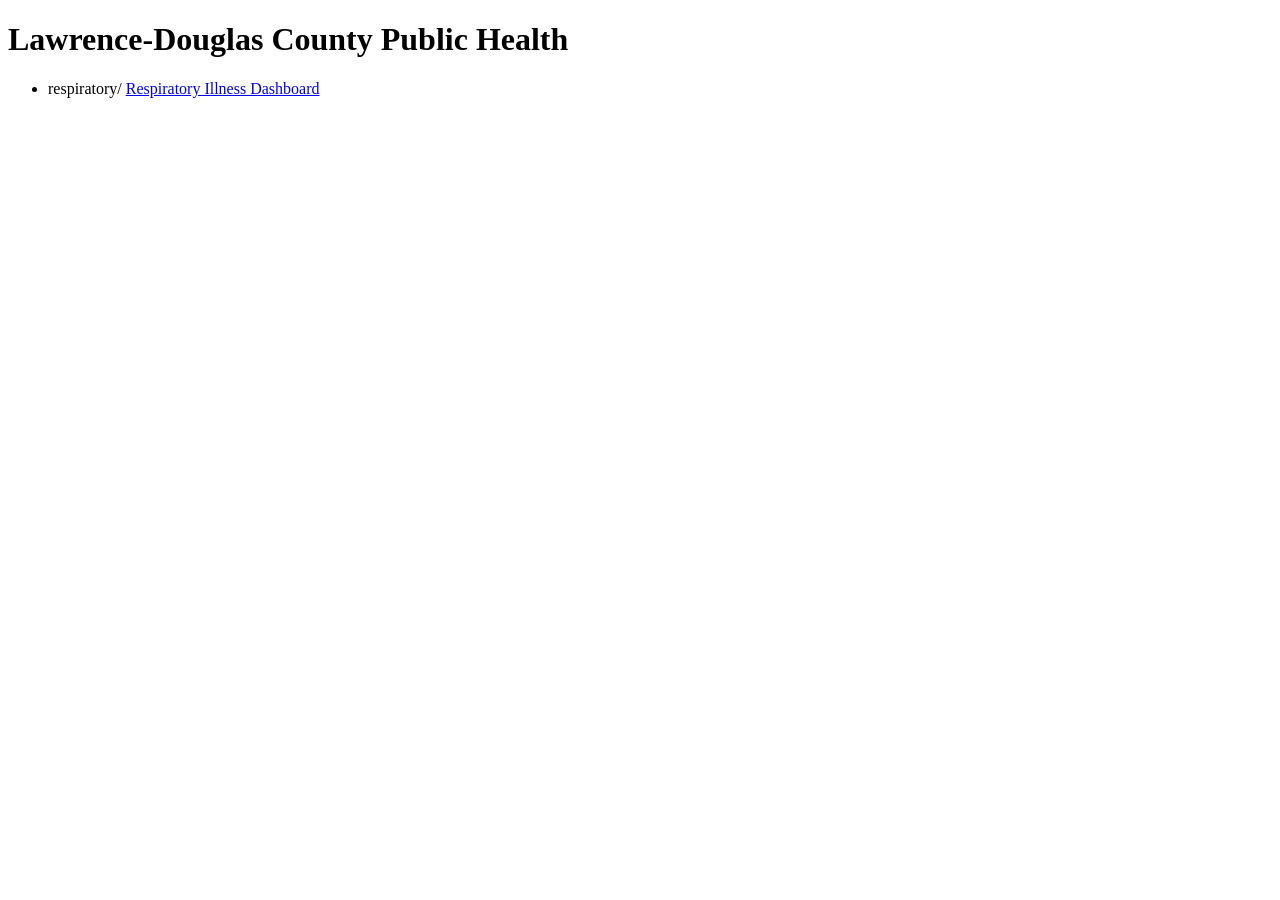
<file: index.html>
<!DOCTYPE html>
<html>
<head>
    <title>LDCPH Public Dashboards</title>
</head>
<body>

<h1>Lawrence-Douglas County Public Health</h1>

<ul>
    <li>
        respiratory/
            <a href="https://data.ldchealth.org/respiratory/">Respiratory Illness Dashboard</a>
        </a>
    </li>
</ul>

</body>
</html>
</file>
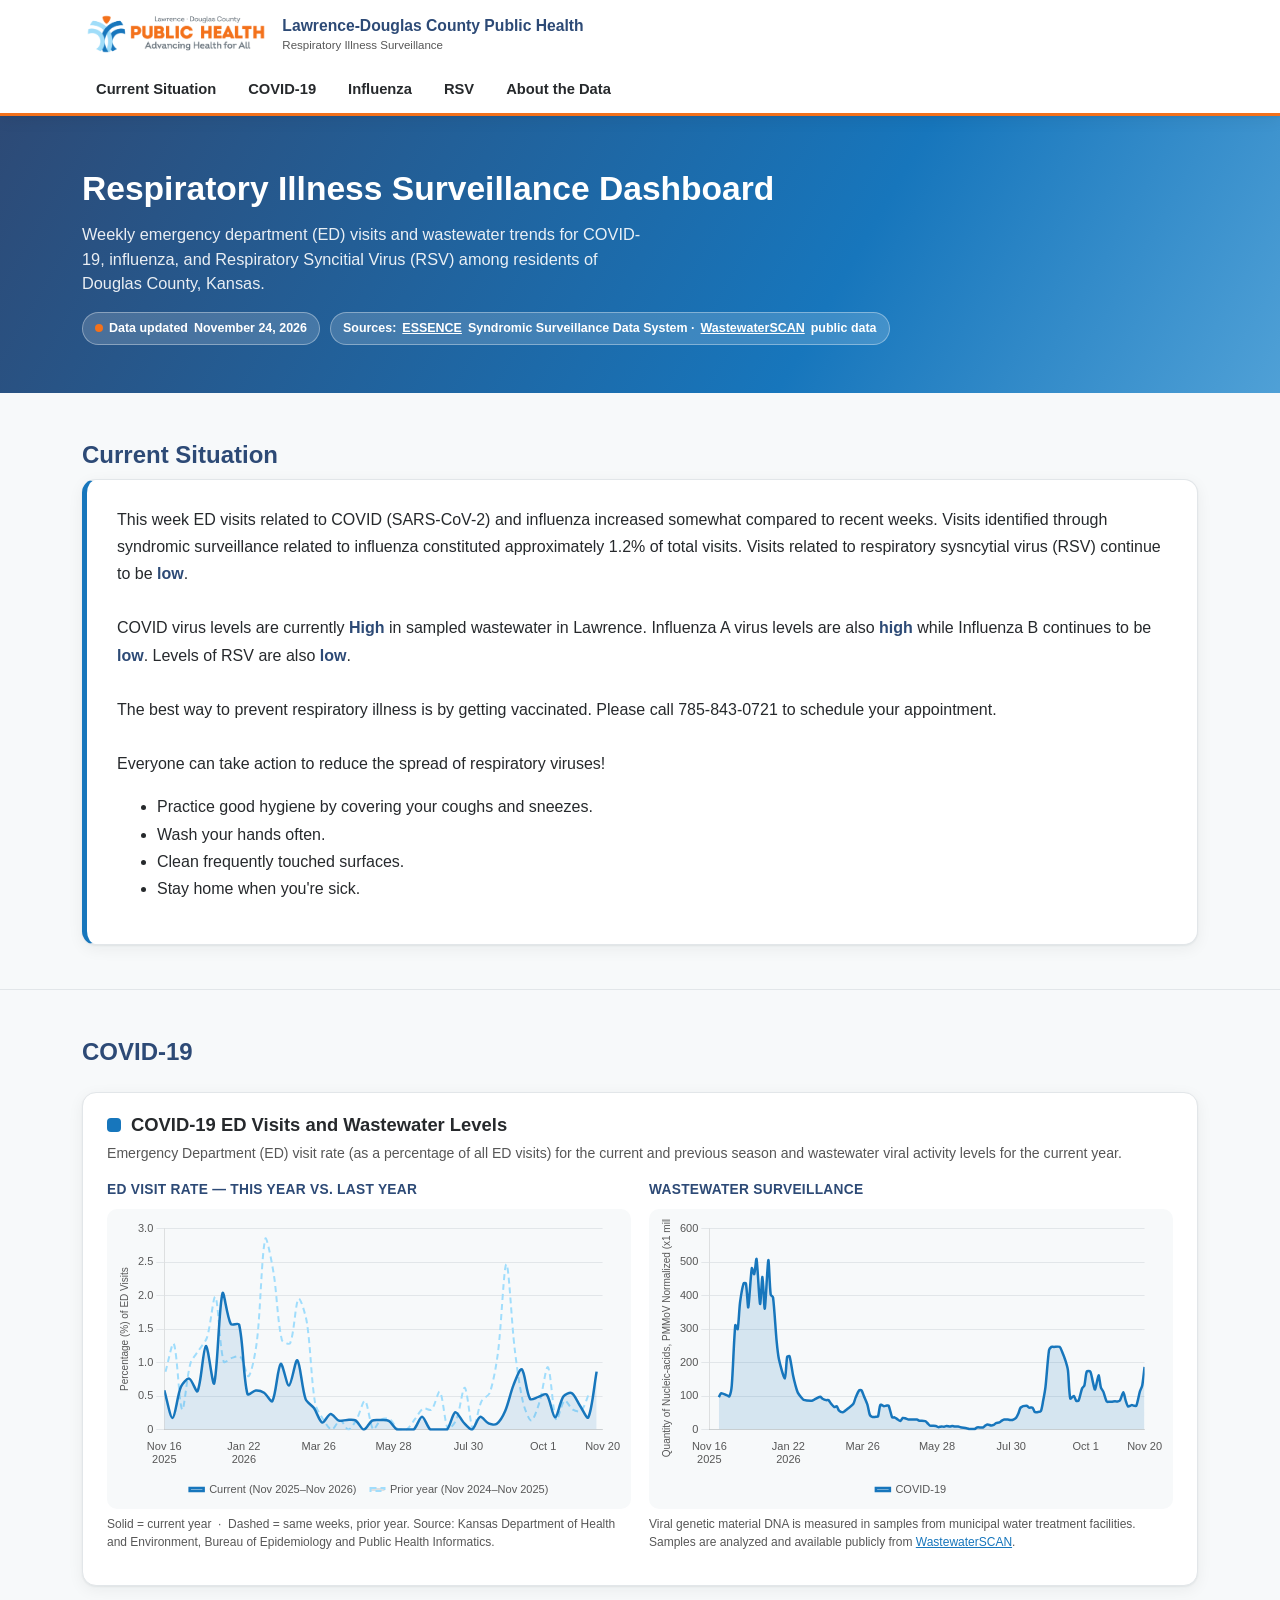
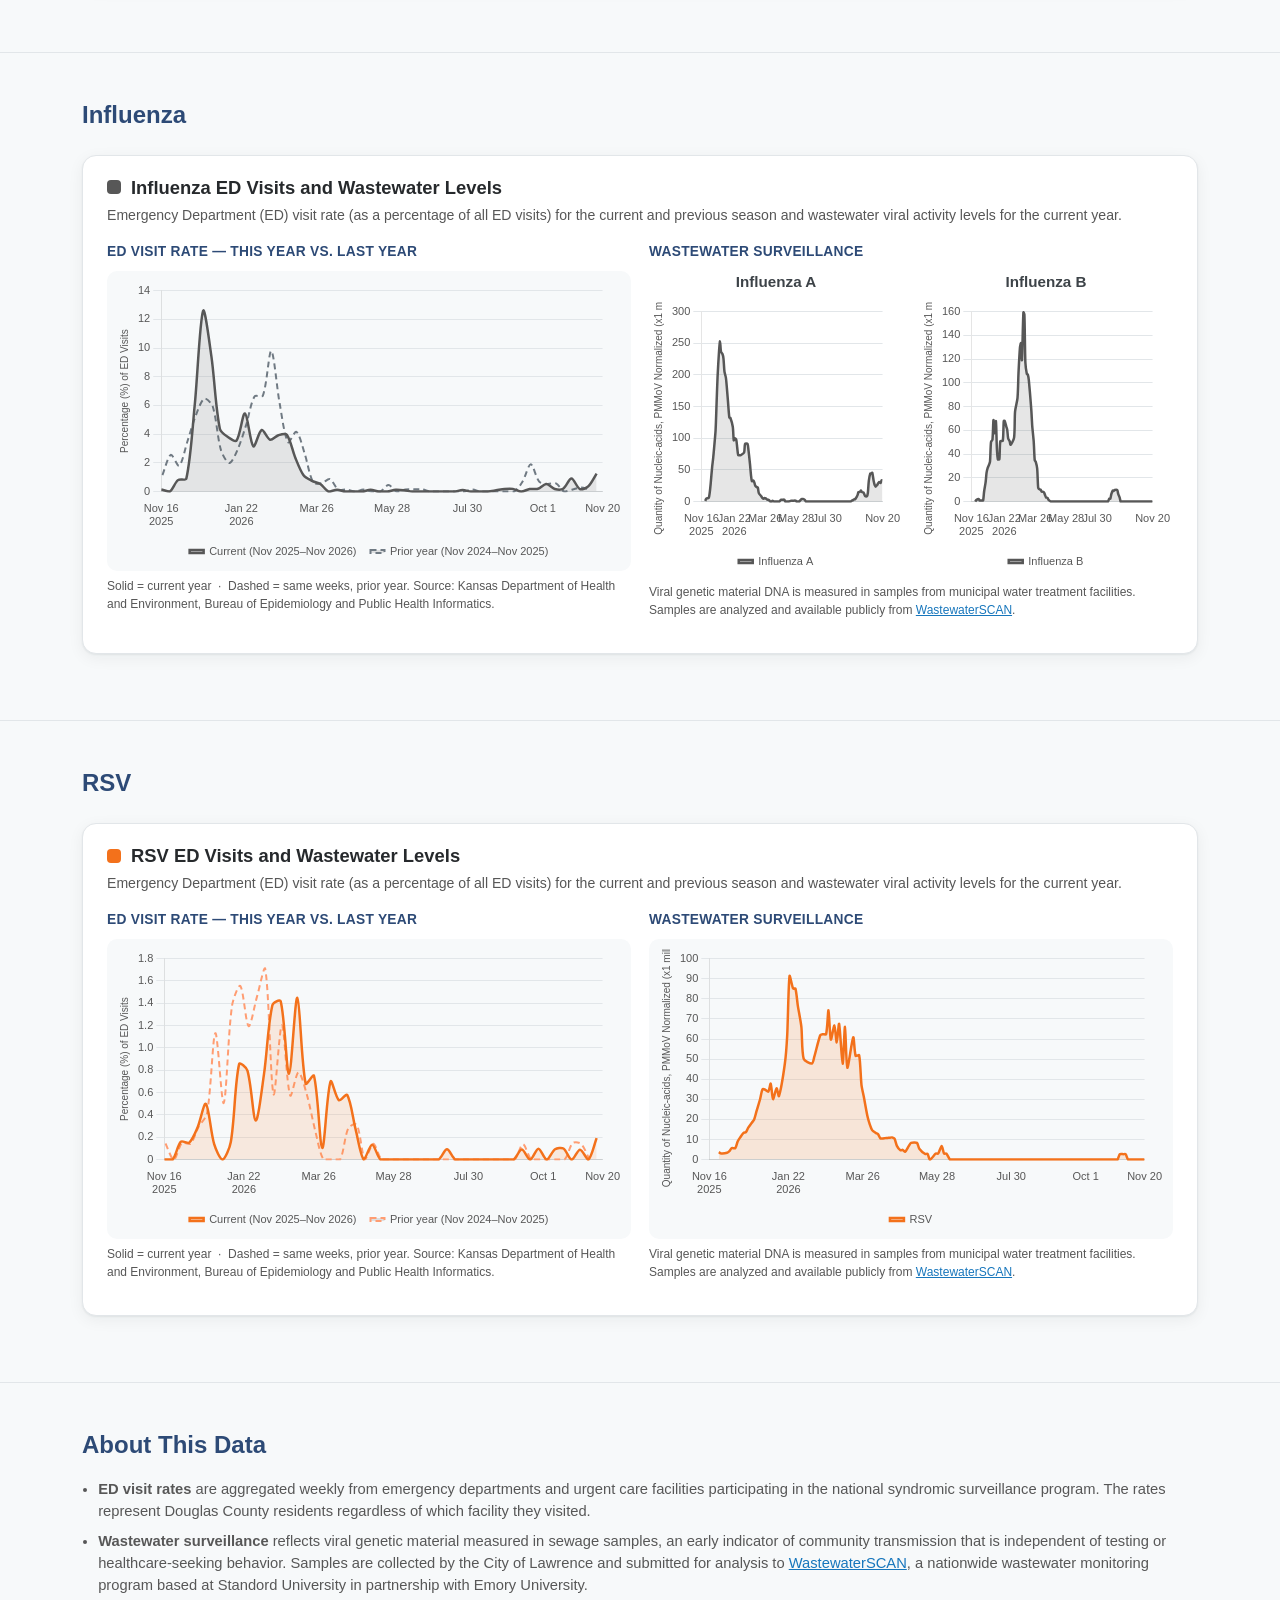
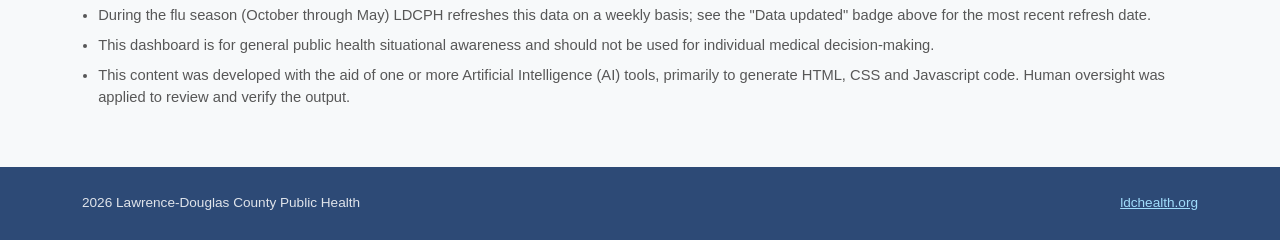
<file: respiratory/index.html>
<!DOCTYPE html>
<html lang="en">
<head>
<meta charset="UTF-8">
<meta name="viewport" content="width=device-width, initial-scale=1">
<title>Respiratory Illness Surveillance Dashboard | Lawrence-Douglas County Public Health</title>
<meta name="description" content="Weekly emergency department visit rates and wastewater surveillance trends for COVID-19, Influenza, and RSV in Lawrence-Douglas County.">
<link rel="icon" href="assets/img/favicon.svg" type="image/svg+xml">
<link rel="stylesheet" href="assets/css/styles.css">
</head>
<body>
<a class="skip-link" href="#main">Skip to main content</a>

<header class="site-header">
  <div class="header-bar">
    <a class="brand" href="https://ldchealth.org/">
      <img class="brand__logo" src="assets/img/ldcphlogo_transparent.png" alt="Lawrence-Douglas County Public Health logo">
      <span class="brand__text">
        <span class="brand__agency">Lawrence-Douglas County Public Health</span>
        <span class="brand__tagline">Respiratory Illness Surveillance</span>
      </span>
    </a>
    <button class="nav-toggle" id="navToggle" aria-expanded="false" aria-controls="mainNav" aria-label="Toggle navigation menu"></button>
  </div>
  <nav class="main-nav" id="mainNav">
    <a href="#summary">Current Situation</a>
    <a href="#covid">COVID-19</a>
    <a href="#influenza">Influenza</a>
    <a href="#rsv">RSV</a>
    <a href="#about">About the Data</a>
  </nav>
</header>

<main id="main">
  <div id="top"></div>
  <section class="hero">
    <div class="container">
      <h1>Respiratory Illness Surveillance Dashboard</h1>
      <p>Weekly emergency department (ED) visits and wastewater trends for COVID-19, influenza, and Respiratory Syncitial Virus (RSV) among residents of Douglas County, Kansas.</p>
      <div class="hero__meta">
        <span class="badge"><span class="badge__dot"></span> Data updated <span id="lastUpdated">—</span></span>
        <span class="badge">Sources: <a href="https://www.cdc.gov/nssp/php/onboarding-toolkits/essence.html" style="color: white">ESSENCE</a> Syndromic Surveillance Data System &middot; <a href="https://www.wastewaterscan.org" style="color: white">WastewaterSCAN</a> public data</span>
      </div>
    </div>
  </section>

  <section class="section" id="summary">
    <div class="container">
      <h2 class="section-title">Current Situation</h2>
      <!-- <p class="section-sub">A short narrative update from LDCPH staff, reflecting the latest interpretation of the data below.</p> -->
      <div class="narrative-box" id="narrativeBox">
        <p class="state-msg">Loading current summary…</p>
      </div>
    </div>
  </section>

  <section class="section" id="covid">
    <div class="container">
      <h2 class="section-title">COVID-19</h2>
      <p class="section-sub"></p>
      <div class="pathogen-card" data-pathogen="covid" style="--tone:var(--covid-strong)">
        <div class="pathogen-card__head">
          <span class="pathogen-card__dot"></span>
          <h3 class="pathogen-card__title">COVID-19 ED Visits and Wastewater Levels</h3>
        </div>
        <p class="pathogen-card__desc">Emergency Department (ED) visit rate (as a percentage of all ED visits) for the current and previous season and wastewater viral activity levels for the current year.</p>
        <div class="chart-grid">
          <div class="chart-box">
            <h3>ED Visit Rate — This Year vs. Last Year</h3>
            <div class="chart-wrap"><canvas id="chart-covid-ed"></canvas></div>
            <p class="legend-note">Solid = current year &nbsp;·&nbsp; Dashed = same weeks, prior year. 
              Source: Kansas Department of Health and Environment, Bureau of Epidemiology and Public Health Informatics.</p>
          </div>
          <div class="chart-box">
            <h3>Wastewater Surveillance</h3>
            <div class="chart-wrap"><canvas id="chart-covid-ww"></canvas></div>
            <p class="legend-note">Viral genetic material DNA is measured in samples from municipal water treatment facilities. Samples are analyzed and available publicly from <a href="https://data.wastewaterscan.org">WastewaterSCAN</a>.</p>
          </div>
        </div>
      </div>
    </div>
  </section>

  <section class="section" id="influenza">
    <div class="container">
      <h2 class="section-title">Influenza</h2>
      <p class="section-sub"></p>
      <div class="pathogen-card" data-pathogen="influenza" style="--tone:var(--flu-strong)">
        <div class="pathogen-card__head">
          <span class="pathogen-card__dot"></span>
          <h3 class="pathogen-card__title">Influenza ED Visits and Wastewater Levels</h3>
        </div>
        <p class="pathogen-card__desc">Emergency Department (ED) visit rate (as a percentage of all ED visits) for the current and previous season and wastewater viral activity levels for the current year.</p>
        <div class="chart-grid">
          <div class="chart-box">
            <h3>ED Visit Rate — This Year vs. Last Year</h3>
            <div class="chart-wrap"><canvas id="chart-influenza-ed"></canvas></div>
            <p class="legend-note">Solid = current year &nbsp;·&nbsp; Dashed = same weeks, prior year. 
              Source: Kansas Department of Health and Environment, Bureau of Epidemiology and Public Health Informatics.</p>
          </div>
          <div class="chart-box">
            <h3>Wastewater Surveillance</h3>
            <div class="chart-wrap"><canvas id="chart-influenza-ww"></canvas></div>
            <p class="legend-note">Viral genetic material DNA is measured in samples from municipal water treatment facilities. Samples are analyzed and available publicly from <a href="https://data.wastewaterscan.org">WastewaterSCAN</a>.</p>
          </div>
        </div>
      </div>
    </div>
  </section>

  <section class="section" id="rsv">
    <div class="container">
      <h2 class="section-title">RSV</h2>
      <p class="section-sub"></p>
      <div class="pathogen-card" data-pathogen="rsv" style="--tone:var(--rsv-strong)">
        <div class="pathogen-card__head">
          <span class="pathogen-card__dot"></span>
          <h3 class="pathogen-card__title">RSV ED Visits and Wastewater Levels</h3>
        </div>
        <p class="pathogen-card__desc">Emergency Department (ED) visit rate (as a percentage of all ED visits) for the current and previous season and wastewater viral activity levels for the current year.</p>
        <div class="chart-grid">
          <div class="chart-box">
            <h3>ED Visit Rate — This Year vs. Last Year</h3>
            <div class="chart-wrap"><canvas id="chart-rsv-ed"></canvas></div>
            <p class="legend-note">Solid = current year &nbsp;·&nbsp; Dashed = same weeks, prior year. 
              Source: Kansas Department of Health and Environment, Bureau of Epidemiology and Public Health Informatics.</p>
          </div>
          <div class="chart-box">
            <h3>Wastewater Surveillance</h3>
            <div class="chart-wrap"><canvas id="chart-rsv-ww"></canvas></div>
            <p class="legend-note">Viral genetic material DNA is measured in samples from municipal water treatment facilities. Samples are analyzed and available publicly from <a href="https://data.wastewaterscan.org">WastewaterSCAN</a>.</p>
          </div>
        </div>
      </div>
    </div>
  </section>

  <section class="section" id="about">
    <div class="container">
      <h2 class="section-title">About This Data</h2>
      <ul class="about-list">
        <li><strong>ED visit rates</strong> are aggregated weekly from emergency departments and urgent care facilities participating in the national syndromic surveillance program. The rates represent Douglas County residents regardless of which facility they visited.</li>
        <li><strong>Wastewater surveillance</strong> reflects viral genetic material measured in sewage samples, an early indicator of community transmission that is independent of testing or healthcare-seeking behavior. Samples are collected by the City of Lawrence and submitted for analysis to <a href="https://data.wastewaterscan.org">WastewaterSCAN</a>, a nationwide wastewater monitoring program based at Standord University in partnership with Emory University.</li>
        <li>During the flu season (October through May) LDCPH refreshes this data on a weekly basis; see the "Data updated" badge above for the most recent refresh date.</li>
        <li>This dashboard is for general public health situational awareness and should not be used for individual medical decision-making.</li>
        <li>This content was developed with the aid of one or more Artificial Intelligence (AI) tools, primarily to generate HTML, CSS and Javascript code. Human oversight was applied to review and verify the output.</li>
</li>
      </ul>
    </div>
  </section>
</main>

<footer class="site-footer">
  <div class="container footer-grid">
    <span><span id="year"></span> Lawrence-Douglas County Public Health</span>
    <span><a href="https://www.ldchealth.org" target="_blank" rel="noopener">ldchealth.org</a></span>
  </div>
</footer>

<script src="assets/js/vendor/chart.min.js"></script>
<script src="assets/js/main.js"></script>
</body>
</html>
</file>
<file: respiratory/assets/css/styles.css>
/* ==========================================================================
   Lawrence-Douglas County Public Health — Respiratory Surveillance Dashboard
   Brand-driven, mobile-first stylesheet
   ========================================================================== */

:root {
  /* ---- Core logo colors ---- */
  --brand-orange: #f3711b;
  --brand-slate:  #707a83;
  --brand-sky:    #a0ddfc;
  --brand-blue:   #1776bc;

  /* ---- Extended palette ---- */
  --ext-navy:     #2d4a76;
  --ext-peach:    #ff9d72;
  --ext-maroon:   #642e35;
  --ext-plum:     #544e64;
  --ext-tan:      #a15e26;
  --ext-teal:     #48a69a;
  --ext-gold:     #e7ac08;
  --ext-green:    #80c586;
  --ext-coral:    #e05f4a;
  --ext-brown:    #734842;
  --ext-pink:     #e7738b;
  --ext-olive:    #75782f;
  --ext-purple:   #7e4d7f;
  --ext-berry:    #9c2638;
  --ext-lilac:    #bca6ca;
  --ext-gray:     #575757;
  --ext-yellow:   #d6d259;
  --ext-mauve:    #c976a1;
  --ext-emerald:  #438675;
  --ext-moss:     #919741;

  /* ---- Semantic assignments ---- */
  --color-text:       #26292c;
  --color-text-soft:  var(--ext-gray);
  --color-bg:         #f7f9fa;
  --color-surface:    #ffffff;
  --color-border:     #e2e6e9;
  --color-accent:     var(--brand-orange);
  --color-primary:    var(--brand-blue);
  --color-primary-dk: var(--ext-navy);

  /* Pathogen color coding — used consistently across ED + wastewater charts */
  --covid-strong: var(--brand-blue);
  --covid-soft:   var(--brand-sky);
  --flu-strong:   var(--ext-gray);
  --flu-soft:     var(--brand-slate);
  --rsv-strong:   var(--brand-orange);
  --rsv-soft:     var(--ext-peach);
  /* --covid-strong: var(--brand-orange);
  --covid-soft:   var(--ext-peach);
  --flu-strong:   var(--brand-blue);
  --flu-soft:     var(--brand-sky);
  --rsv-strong:   var(--ext-teal);
  --rsv-soft:     var(--ext-green); */

  --radius: 14px;
  --shadow: 0 1px 2px rgba(20, 30, 40, 0.06), 0 4px 16px rgba(20, 30, 40, 0.06);
  --maxw: 1180px;
}

* { box-sizing: border-box; }
html { scroll-behavior: smooth; }

body {
  margin: 0;
  font-family: "Segoe UI", Roboto, "Helvetica Neue", Arial, sans-serif;
  color: var(--color-text);
  background: var(--color-bg);
  line-height: 1.5;
  -webkit-font-smoothing: antialiased;
}

img { max-width: 100%; display: block; }
a { color: var(--color-primary); }

.container {
  max-width: var(--maxw);
  margin: 0 auto;
  padding: 0 clamp(16px, 4vw, 32px);
}

/* ---------------------------------- Skip link ---------------------------------- */
.skip-link {
  position: absolute;
  left: -999px;
  top: 0;
  background: var(--color-primary);
  color: #fff;
  padding: 10px 16px;
  z-index: 1000;
}
.skip-link:focus { left: 8px; top: 8px; border-radius: 8px; }

/* ---------------------------------- Header / Nav ---------------------------------- */
.site-header {
  position: sticky;
  top: 0;
  z-index: 100;
  background: var(--color-surface);
  border-bottom: 3px solid var(--color-accent);
  box-shadow: var(--shadow);
}

.header-bar {
  display: flex;
  align-items: center;
  justify-content: space-between;
  padding: 10px clamp(16px, 4vw, 32px);
  max-width: var(--maxw);
  margin: 0 auto;
  gap: 12px;
}

.brand {
  display: flex;
  align-items: center;
  gap: 12px;
  min-width: 0;
  text-decoration: none;
  color: inherit;
}

.brand__logo {
  /* width: 42px; */
  height: 48px;
  flex: none;
  border-radius: 10px;
}

.brand__text { min-width: 0; }
.brand__agency {
  display: block;
  font-weight: 700;
  font-size: 0.98rem;
  color: var(--color-primary-dk);
  white-space: nowrap;
  overflow: hidden;
  text-overflow: ellipsis;
}
.brand__tagline {
  display: block;
  font-size: 0.72rem;
  color: var(--color-text-soft);
  white-space: nowrap;
}

.nav-toggle {
  display: inline-flex;
  align-items: center;
  justify-content: center;
  width: 42px;
  height: 42px;
  border-radius: 10px;
  border: 1px solid var(--color-border);
  background: var(--color-surface);
  cursor: pointer;
}
.nav-toggle span,
.nav-toggle::before,
.nav-toggle::after {
  content: "";
  display: block;
  width: 20px;
  height: 2px;
  background: var(--color-primary-dk);
  border-radius: 2px;
  position: relative;
}
.nav-toggle::before { transform: translateY(-6px); }
.nav-toggle::after  { transform: translateY(4px); }

.main-nav {
  display: flex;
  flex-direction: row;
  gap: 4px;
  border-top: none;
  background: none;

  max-width: var(--maxw);
  margin: 0 auto;
  padding: 0 clamp(16px, 4vw, 32px);
  width: 100%;
}
.main-nav.is-open { display: flex; }

.main-nav a {
  display: block;
  padding: 12px clamp(16px, 4vw, 32px);
  text-decoration: none;
  color: var(--color-text);
  font-weight: 600;
  font-size: 0.92rem;
  border-left: 3px solid transparent;
}
.main-nav a:hover,
.main-nav a:focus {
  background: var(--color-bg);
  border-left-color: var(--color-accent);
  color: var(--color-primary-dk);
}

@media (min-width: 860px) {
  .nav-toggle { display: none; }
  .main-nav {
    display: flex;
    flex-direction: row;
    gap: 4px;
    border-top: none;
    background: none;
  }
  .main-nav a { border-left: none; border-bottom: 3px solid transparent; padding: 10px 14px; }
  .main-nav a:hover, .main-nav a:focus { border-left: none; border-bottom-color: var(--color-accent); background: none; }
}

/* ---------------------------------- Hero ---------------------------------- */
.hero {
  background: linear-gradient(120deg, var(--color-primary-dk) 0%, var(--color-primary) 65%, var(--brand-sky) 150%);
  color: #fff;
  padding: clamp(28px, 6vw, 48px) 0;
}
.hero h1 {
  margin: 0 0 8px;
  font-size: clamp(1.5rem, 3.4vw, 2.1rem);
}
.hero p {
  margin: 0;
  max-width: 62ch;
  color: rgba(255,255,255,0.9);
  font-size: clamp(0.92rem, 1.6vw, 1.02rem);
}
.hero__meta {
  margin-top: 16px;
  display: flex;
  flex-wrap: wrap;
  gap: 10px;
}
.badge {
  display: inline-flex;
  align-items: center;
  gap: 6px;
  background: rgba(255,255,255,0.16);
  border: 1px solid rgba(255,255,255,0.35);
  color: #fff;
  padding: 6px 12px;
  border-radius: 999px;
  font-size: 0.78rem;
  font-weight: 600;
}
.badge__dot { width: 8px; height: 8px; border-radius: 50%; background: var(--brand-orange); }

/* ---------------------------------- Section framing ---------------------------------- */
.section { padding: clamp(28px, 5vw, 44px) 0; }
.section + .section { border-top: 1px solid var(--color-border); }
.section-title {
  display: flex;
  align-items: baseline;
  gap: 10px;
  margin: 0 0 6px;
  font-size: clamp(1.15rem, 2.4vw, 1.5rem);
  color: var(--color-primary-dk);
}
.section-sub {
  margin: 0 0 22px;
  color: var(--color-text-soft);
  font-size: 0.92rem;
  max-width: 72ch;
}

/* ---------------------------------- Narrative summary ---------------------------------- */
.narrative-box {
  background: var(--color-surface);
  border: 1px solid var(--color-border);
  border-left: 5px solid var(--color-primary);
  border-radius: var(--radius);
  box-shadow: var(--shadow);
  padding: clamp(16px, 3vw, 26px) clamp(18px, 3.5vw, 30px);
  font-size: 1rem;
  line-height: 1.7;
  color: var(--color-text);
}
.narrative-box b,
.narrative-box strong { color: var(--color-primary-dk); }
.narrative-box hr {
  border: none;
  border-top: 1px solid var(--color-border);
  margin: 14px 0;
}
.narrative-box p { margin: 0 0 10px; }
.narrative-box p:last-child { margin-bottom: 0; }

/* ---------------------------------- Pathogen cards ---------------------------------- */
.pathogen-card {
  background: var(--color-surface);
  border: 1px solid var(--color-border);
  border-radius: var(--radius);
  box-shadow: var(--shadow);
  padding: 18px clamp(14px, 3vw, 24px) 22px;
  margin-bottom: 22px;
  scroll-margin-top: 96px;
}
.pathogen-card__head {
  display: flex;
  align-items: center;
  gap: 10px;
  margin-bottom: 4px;
}
.pathogen-card__dot { width: 14px; height: 14px; border-radius: 4px; background: var(--tone, var(--color-accent)); flex: none; }
.pathogen-card__title { margin: 0; font-size: 1.15rem; color: var(--color-text); }
.pathogen-card__desc { margin: 2px 0 16px; color: var(--color-text-soft); font-size: 0.88rem; }

.chart-grid {
  display: grid;
  grid-template-columns: 1fr;
  gap: 18px;
}
@media (min-width: 900px) {
  .chart-grid { grid-template-columns: 1fr 1fr; }
}

.chart-box h3 {
  margin: 0 0 8px;
  font-size: 0.86rem;
  font-weight: 700;
  color: var(--color-primary-dk);
  text-transform: uppercase;
  letter-spacing: 0.02em;
}
.chart-wrap {
  position: relative;
  height: 260px;
  background: var(--color-bg);
  border-radius: 10px;
  padding: 10px 8px 4px;
}
@media (min-width: 640px) { .chart-wrap { height: 300px; } }

.legend-note { font-size: 0.75rem; color: var(--color-text-soft); margin-top: 6px; }

/* ---------------------------------- About / footer ---------------------------------- */
.about-list { padding-left: 1.1em; color: var(--color-text-soft); font-size: 0.92rem; }
.about-list li { margin-bottom: 8px; }

.site-footer {
  background: var(--color-primary-dk);
  color: rgba(255,255,255,0.85);
  padding: 26px 0;
  font-size: 0.85rem;
}
.site-footer a { color: var(--brand-sky); }
.footer-grid {
  display: flex;
  flex-wrap: wrap;
  gap: 14px;
  justify-content: space-between;
  align-items: center;
}

/* ---------------------------------- Utility ---------------------------------- */
.visually-hidden {
  position: absolute !important;
  width: 1px; height: 1px;
  overflow: hidden;
  clip: rect(0 0 0 0);
  white-space: nowrap;
}
.state-msg { text-align: center; color: var(--color-text-soft); padding: 24px; font-size: 0.9rem; }
</file>
